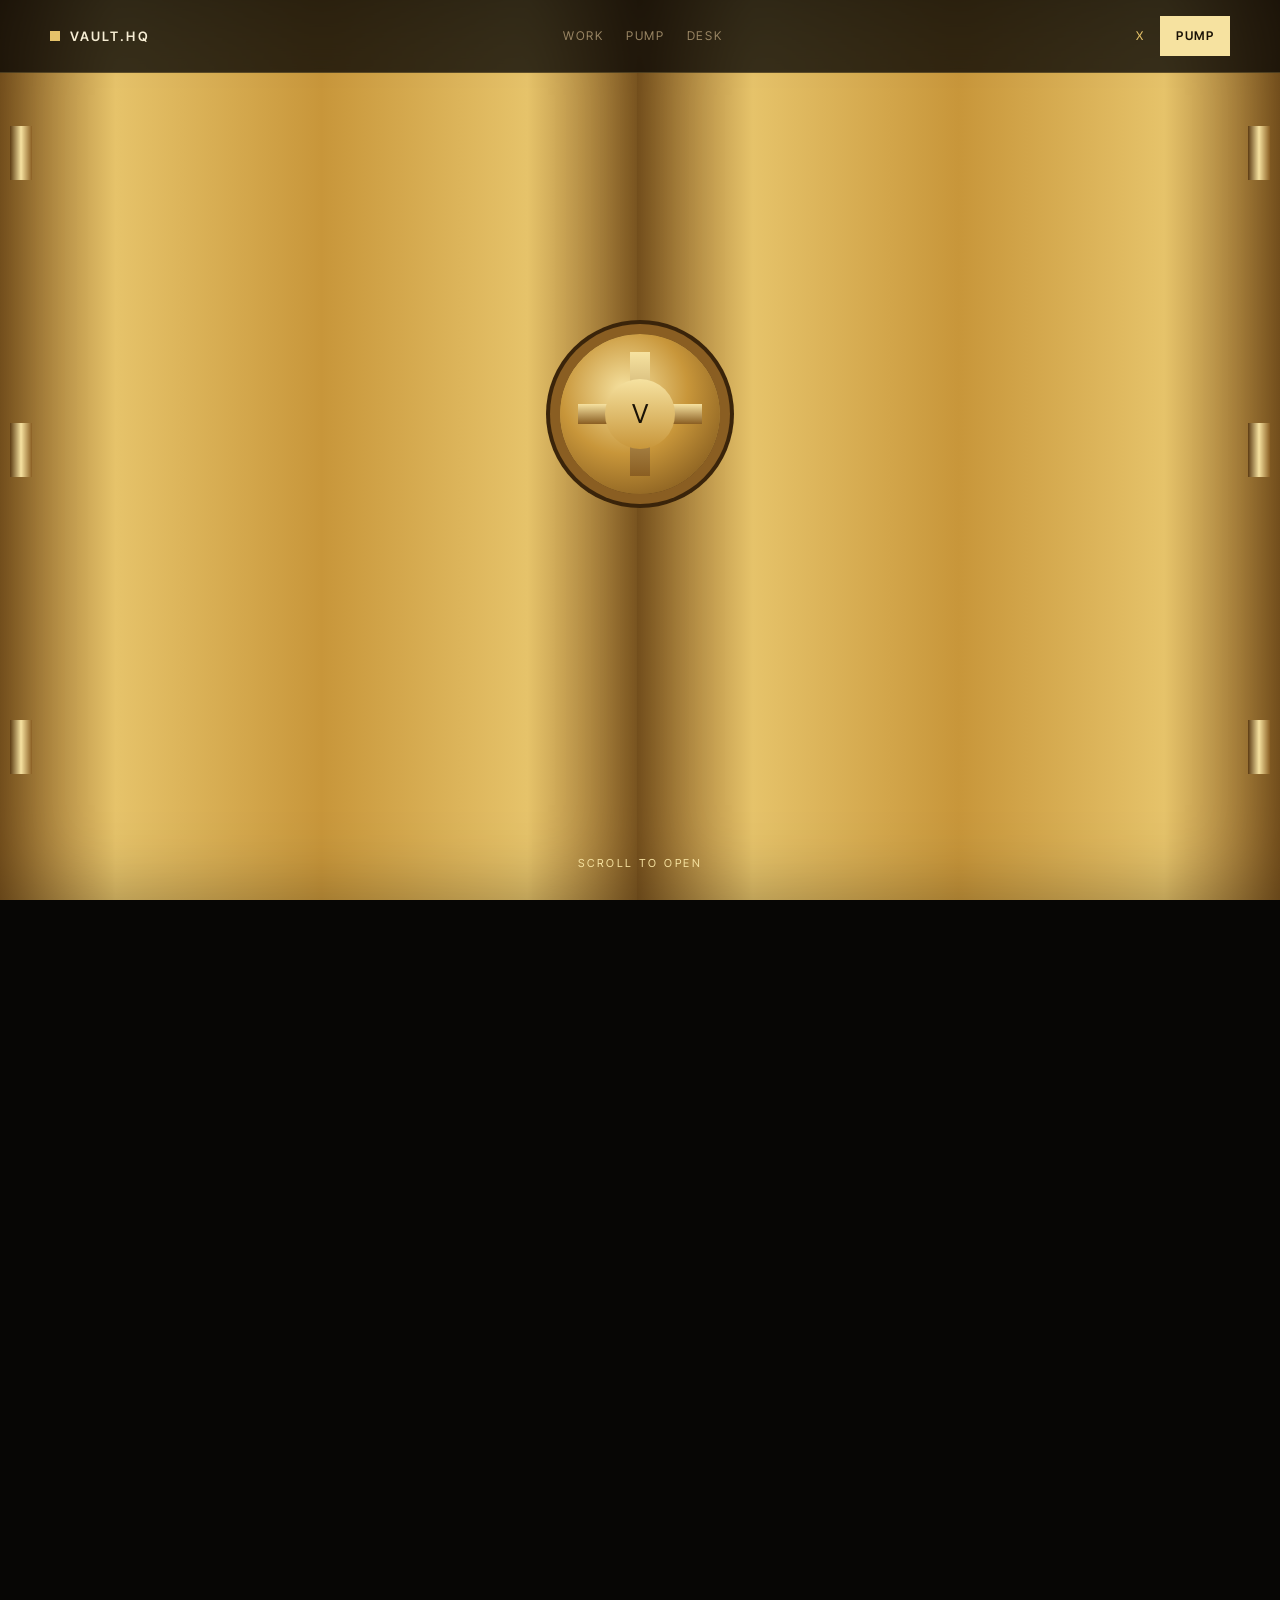
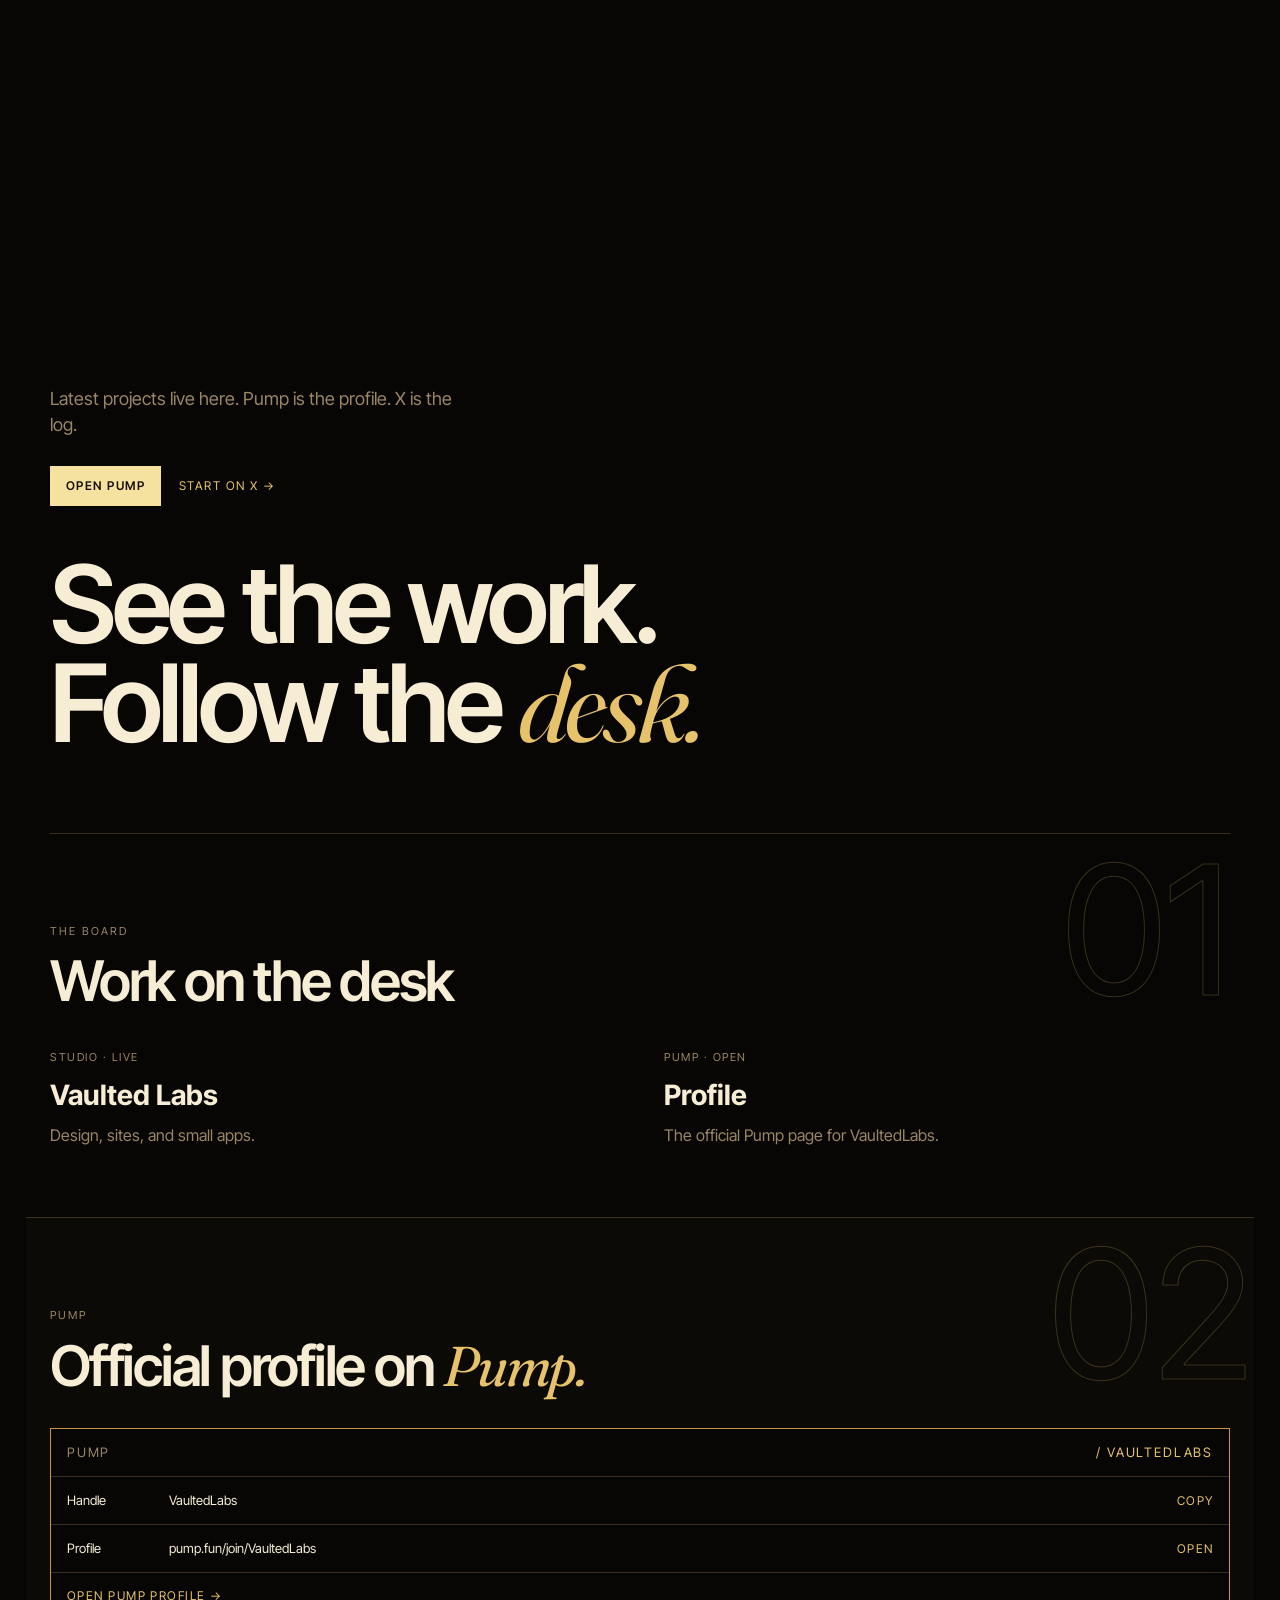
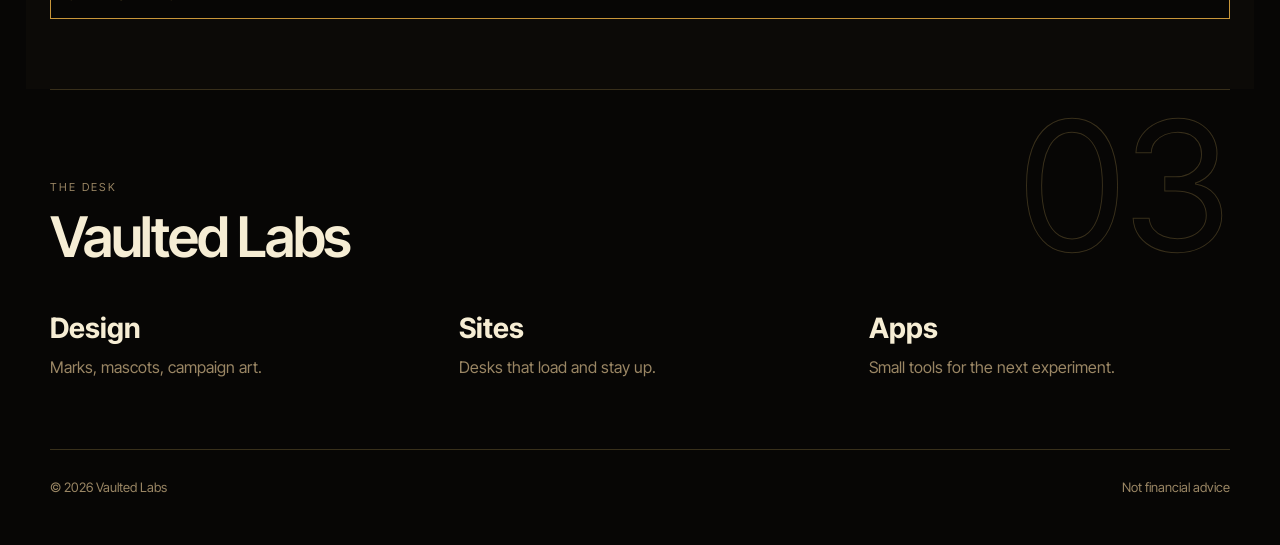
<file: index.html>
<!DOCTYPE html>
<html lang="en">
<head>
  <meta charset="UTF-8" />
  <meta name="viewport" content="width=device-width, initial-scale=1" />
  <title>Vault Station HQ — Vaulted Labs</title>
  <meta name="description" content="Vault Station HQ is the public desk of Vaulted Labs." />
  <meta name="theme-color" content="#070605" />
  <link rel="preconnect" href="https://fonts.googleapis.com" />
  <link rel="preconnect" href="https://fonts.gstatic.com" crossorigin />
  <link href="https://fonts.googleapis.com/css2?family=Fraunces:ital,opsz,wght@1,9..144,400;1,9..144,500&family=Inter+Tight:wght@400;500;600;700&display=swap" rel="stylesheet" />
  <link rel="stylesheet" href="styles.css" />
</head>
<body>
  <nav>
    <div class="nav-inner">
      <a class="brand" href="#top"><span class="mark"></span> VAULT.HQ</a>
      <div class="pills" id="navLinks">
        <a href="#work">Work</a>
        <a href="#book">Pump</a>
        <a href="#desk">Desk</a>
      </div>
      <div class="nav-cta">
        <a class="text-link" href="https://x.com/VaultStationHQ" target="_blank" rel="noopener">X</a>
        <a class="btn" href="https://pump.fun/join/VaultedLabs" target="_blank" rel="noopener">Pump</a>
      </div>
      <button class="hamburger" id="menuBtn" aria-label="Menu">☰</button>
    </div>
  </nav>
  <section class="vault" id="top">
    <div class="vault-sticky">
      <div class="chamber">
        <div class="chamber-copy">
          <div class="kicker">00 : the door</div>
          <h1>The desk<br>is <em>open.</em></h1>
        </div>
      </div>
      <div class="doors" aria-hidden="true">
        <div class="door left"><div class="door-skin"><div class="hinges"><i></i><i></i><i></i></div></div></div>
        <div class="door right"><div class="door-skin"><div class="hinges right"><i></i><i></i><i></i></div></div></div>
        <div class="wheel"><div class="spoke v"></div><div class="spoke h"></div><div class="hub">V</div></div>
      </div>
      <div class="hint">Scroll to open</div>
    </div>
  </section>
  <main class="inside">
    <header class="hero">
      <p class="lede">Latest projects live here. Pump is the profile. X is the log.</p>
      <div class="hero-actions">
        <a class="btn" href="https://pump.fun/join/VaultedLabs" target="_blank" rel="noopener">Open Pump</a>
        <a class="text-link" href="https://x.com/VaultStationHQ" target="_blank" rel="noopener">Start on X →</a>
      </div>
      <h2 class="display">See the work.<br>Follow the <em>desk.</em></h2>
    </header>
    <section class="band" id="work">
      <div class="band-label">01</div>
      <div class="kicker">The board</div>
      <h3>Work on the desk</h3>
      <div class="split">
        <a class="plain" href="#desk">
          <span class="tiny">Studio · live</span>
          <strong>Vaulted Labs</strong>
          <p>Design, sites, and small apps.</p>
        </a>
        <a class="plain" href="https://pump.fun/join/VaultedLabs" target="_blank" rel="noopener">
          <span class="tiny">Pump · open</span>
          <strong>Profile</strong>
          <p>The official Pump page for VaultedLabs.</p>
        </a>
      </div>
    </section>
    <section class="band dark" id="book">
      <div class="band-label">02</div>
      <div class="kicker">Pump</div>
      <h3>Official profile on <em>Pump.</em></h3>
      <div class="frame">
        <div class="frame-head"><span>Pump</span><span class="dot"> / VaultedLabs</span></div>
        <div class="row"><span>Handle</span><span>VaultedLabs</span><button class="copy" data-copy="VaultedLabs" type="button">Copy</button></div>
        <div class="row"><span>Profile</span><span>pump.fun/join/VaultedLabs</span><a class="copy" href="https://pump.fun/join/VaultedLabs" target="_blank" rel="noopener">Open</a></div>
        <a class="frame-foot" href="https://pump.fun/join/VaultedLabs" target="_blank" rel="noopener">Open Pump profile →</a>
      </div>
    </section>
    <section class="band" id="desk">
      <div class="band-label">03</div>
      <div class="kicker">The desk</div>
      <h3>Vaulted Labs</h3>
      <div class="split three">
        <div class="plain"><strong>Design</strong><p>Marks, mascots, campaign art.</p></div>
        <div class="plain"><strong>Sites</strong><p>Desks that load and stay up.</p></div>
        <div class="plain"><strong>Apps</strong><p>Small tools for the next experiment.</p></div>
      </div>
    </section>
  </main>
  <footer>
    <span>© <span id="year">2026</span> Vaulted Labs</span>
    <span>Not financial advice</span>
  </footer>
  <script src="config.js"></script>
  <script src="script.js"></script>
</body>
</html>
</file>
<file: styles.css>
:root {
  --bg: #070605;
  --panel: #100e0a;
  --line: rgba(230,195,106,.22);
  --ink: #f6edd4;
  --muted: #9a8664;
  --gold: #e6c36a;
  --gold-2: #c8963a;
  --gold-hi: #f6e2a0;
  --bronze: #8a5e22;
  --open: 0;
}
* { box-sizing: border-box; margin: 0; padding: 0; }
html { scroll-behavior: smooth; }
body {
  font-family: "Inter Tight", system-ui, sans-serif;
  background: var(--bg);
  color: var(--ink);
  line-height: 1.45;
}
a { color: inherit; text-decoration: none; }
button { font: inherit; cursor: pointer; }
nav {
  position: fixed; inset: 0 0 auto; z-index: 40;
  background: rgba(7,6,5,.78);
  backdrop-filter: blur(16px);
  border-bottom: 1px solid var(--line);
}
.nav-inner {
  width: min(1180px, calc(100% - 40px));
  margin: 0 auto;
  min-height: 72px;
  display: flex; align-items: center; justify-content: space-between; gap: 16px;
}
.brand { display: flex; align-items: center; gap: 10px; letter-spacing: .16em; font-size: 13px; font-weight: 600; }
.mark { width: 10px; height: 10px; background: var(--gold); }
.pills { display: flex; gap: 22px; }
.pills a { font-size: 12px; letter-spacing: .14em; text-transform: uppercase; color: var(--muted); }
.pills a:hover { color: var(--gold-hi); }
.nav-cta { display: flex; align-items: center; gap: 16px; }
.btn {
  display: inline-flex; align-items: center; justify-content: center;
  background: var(--gold-hi); color: #1a1206;
  padding: 11px 16px; font-size: 12px; font-weight: 600; letter-spacing: .12em; text-transform: uppercase;
}
.text-link { font-size: 12px; letter-spacing: .12em; text-transform: uppercase; color: var(--gold); }
.hamburger { display: none; background: none; border: 0; color: var(--ink); font-size: 22px; }
.vault { height: 210vh; }
.vault-sticky { position: sticky; top: 0; height: 100vh; overflow: hidden; background: #050403; }
.chamber {
  position: absolute; inset: 0;
  display: grid; place-items: center;
  background: radial-gradient(ellipse at 50% 70%, rgba(200,150,58,.22), transparent 55%), #070605;
}
.chamber-copy { text-align: left; width: min(1100px, calc(100% - 48px)); }
.chamber-copy h1, .display, h3 { font-weight: 600; letter-spacing: -.04em; line-height: .92; }
.chamber-copy h1 { font-size: clamp(56px, 10vw, 120px); }
em { font-family: Fraunces, Georgia, serif; font-style: italic; font-weight: 400; color: var(--gold); }
.doors { position: absolute; inset: 0; pointer-events: none; }
.door { position: absolute; top: 0; bottom: 0; width: 50.2%; }
.door.left { left: 0; transform: translateX(calc(var(--open) * -105%)); }
.door.right { right: 0; transform: translateX(calc(var(--open) * 105%)); }
.door-skin {
  height: 100%;
  background: linear-gradient(90deg, #8a5e22, #e6c36a 18%, #c8963a 50%, #e6c36a 82%, #8a5e22);
  box-shadow: inset 0 0 80px rgba(0,0,0,.35);
}
.hinges { position: absolute; top: 14%; bottom: 14%; width: 22px; display: flex; flex-direction: column; justify-content: space-between; }
.door.left .hinges { left: 10px; }
.door.right .hinges { right: 10px; }
.hinges i { display: block; width: 22px; height: 54px; background: linear-gradient(90deg, #5c3b12, #f6e2a0, #8a5e22); }
.wheel {
  position: absolute; left: 50%; top: 46%;
  width: 160px; height: 160px; margin: -80px 0 0 -80px;
  border-radius: 50%;
  background: radial-gradient(circle at 40% 35%, #f6e2a0, #c8963a 45%, #6b4514);
  box-shadow: 0 0 0 10px #8a5e22, 0 0 0 14px #3a240a;
  transform: rotate(calc(var(--open) * 110deg));
  opacity: calc(1 - var(--open) * 1.15);
}
.spoke { position: absolute; left: 50%; top: 50%; background: linear-gradient(#f6e2a0, #8a5e22); }
.spoke.v { width: 20px; height: 78%; margin: -39% 0 0 -10px; }
.spoke.h { width: 78%; height: 20px; margin: -10px 0 0 -39%; }
.hub {
  position: absolute; inset: 28%; border-radius: 50%;
  display: grid; place-items: center;
  font-size: 26px; color: #1a1206; background: linear-gradient(#f6e2a0, #c8963a);
}
.hint {
  position: absolute; left: 0; right: 0; bottom: 28px;
  text-align: center; letter-spacing: .22em; text-transform: uppercase; font-size: 11px;
  color: var(--gold-hi); opacity: calc(1 - var(--open) * 2);
}
.inside { width: min(1180px, calc(100% - 48px)); margin: 0 auto; padding-top: 48px; }
.hero { padding: 48px 0 80px; }
.display { font-size: clamp(52px, 9vw, 108px); margin-top: 48px; }
.lede { max-width: 420px; color: var(--muted); font-size: 18px; }
.hero-actions { display: flex; align-items: center; gap: 18px; margin-top: 28px; }
.band { position: relative; padding: 90px 0 70px; border-top: 1px solid var(--line); }
.band.dark { margin: 0 -24px; padding-left: 24px; padding-right: 24px; background: #0c0a07; }
.band-label {
  position: absolute; right: 0; top: 24px;
  font-size: clamp(80px, 16vw, 180px);
  line-height: .8; color: transparent;
  -webkit-text-stroke: 1px rgba(230,195,106,.22);
  pointer-events: none;
}
.kicker { letter-spacing: .18em; text-transform: uppercase; font-size: 11px; color: var(--muted); margin-bottom: 16px; }
h3 { font-size: clamp(34px, 5vw, 56px); max-width: 16ch; margin-bottom: 36px; }
.split { display: grid; grid-template-columns: 1fr 1fr; gap: 48px; }
.split.three { grid-template-columns: repeat(3, 1fr); }
.plain strong { display: block; font-size: 28px; margin: 8px 0; }
.plain p, .tiny { color: var(--muted); }
.tiny { font-size: 11px; letter-spacing: .14em; text-transform: uppercase; }
.frame { border: 1px solid var(--gold-2); max-width: 100%; background: #070605; }
.frame-head, .row, .frame-foot {
  display: grid; grid-template-columns: 90px 1fr auto;
  gap: 12px; align-items: center;
  padding: 14px 16px; border-bottom: 1px solid var(--line);
  font-size: 13px;
}
.frame-head { letter-spacing: .14em; text-transform: uppercase; color: var(--muted); grid-template-columns: 1fr auto; }
.dot { color: var(--gold); }
.copy { background: none; border: 0; color: var(--gold); font-size: 12px; letter-spacing: .1em; text-transform: uppercase; }
.frame-foot { display: block; border-bottom: 0; color: var(--gold); letter-spacing: .12em; text-transform: uppercase; font-size: 12px; }
footer {
  width: min(1180px, calc(100% - 48px));
  margin: 0 auto;
  padding: 28px 0 48px;
  display: flex; justify-content: space-between;
  color: var(--muted); font-size: 13px;
  border-top: 1px solid var(--line);
}
.desk { position: relative; z-index: 1; }
.desk-head { display: flex; justify-content: space-between; align-items: flex-end; gap: 16px; margin-bottom: 22px; }
.asset-name { font-size: clamp(28px, 4vw, 44px); letter-spacing: -.03em; }
.pulse { font-size: 11px; letter-spacing: .16em; text-transform: uppercase; color: var(--gold); }
.stats { display: grid; grid-template-columns: repeat(6, 1fr); border: 1px solid var(--gold-2); margin-bottom: 16px; }
.stats div { padding: 14px 12px; border-right: 1px solid var(--line); }
.stats div:last-child { border-right: 0; }
.stats span { display: block; font-size: 10px; letter-spacing: .14em; text-transform: uppercase; color: var(--muted); margin-bottom: 6px; }
.stats b { font-size: 18px; font-weight: 600; }
.up { color: #9ee37d; }
.down { color: #e07a6a; }
.chart-wrap { border: 1px solid var(--gold-2); border-bottom: 0; height: 360px; background: #050403; }
.chart-wrap iframe { width: 100%; height: 100%; border: 0; }
.flow-head, .flow-row {
  display: grid; grid-template-columns: 80px 1fr 1fr 1fr 80px;
  gap: 8px; padding: 12px 16px; border-bottom: 1px solid var(--line); font-size: 13px;
}
.flow-head { color: var(--muted); letter-spacing: .1em; text-transform: uppercase; font-size: 11px; }
.list-frame { margin-bottom: 16px; }
.list-head, .coin-row {
  display: grid;
  grid-template-columns: 1.4fr .9fr .9fr .9fr .7fr .6fr .6fr;
  gap: 8px;
  padding: 12px 16px;
  border-bottom: 1px solid var(--line);
  font-size: 13px;
}
.coin-row { cursor: pointer; width: 100%; background: none; border: 0; color: inherit; text-align: left; }
.coin-row:hover, .coin-row.on { background: rgba(230,195,106,.06); }
.coin-row strong { display: block; }
.coin-row small { color: var(--muted); letter-spacing: .08em; text-transform: uppercase; font-size: 10px; }
.blotter { margin-top: 16px; }
.desk-links { display: flex; flex-wrap: wrap; gap: 18px; margin-top: 16px; }
.desk-links a { color: var(--gold); letter-spacing: .12em; text-transform: uppercase; font-size: 12px; }
@media (max-width: 860px) {
  .pills, .nav-cta { display: none; }
  .pills.open { display: flex; flex-direction: column; position: absolute; top: 72px; left: 0; right: 0; background: #0c0a07; padding: 16px; }
  .hamburger { display: block; }
  .split, .split.three { grid-template-columns: 1fr; gap: 24px; }
  .frame-head, .row { grid-template-columns: 1fr; }
  .wheel { width: 120px; height: 120px; margin: -60px 0 0 -60px; }
  .stats { grid-template-columns: 1fr 1fr; }
  .stats div { border-bottom: 1px solid var(--line); }
  .chart-wrap { height: 280px; }
  .flow-head, .flow-row, .list-head, .coin-row { grid-template-columns: 1fr 1fr; }
}
</file>
